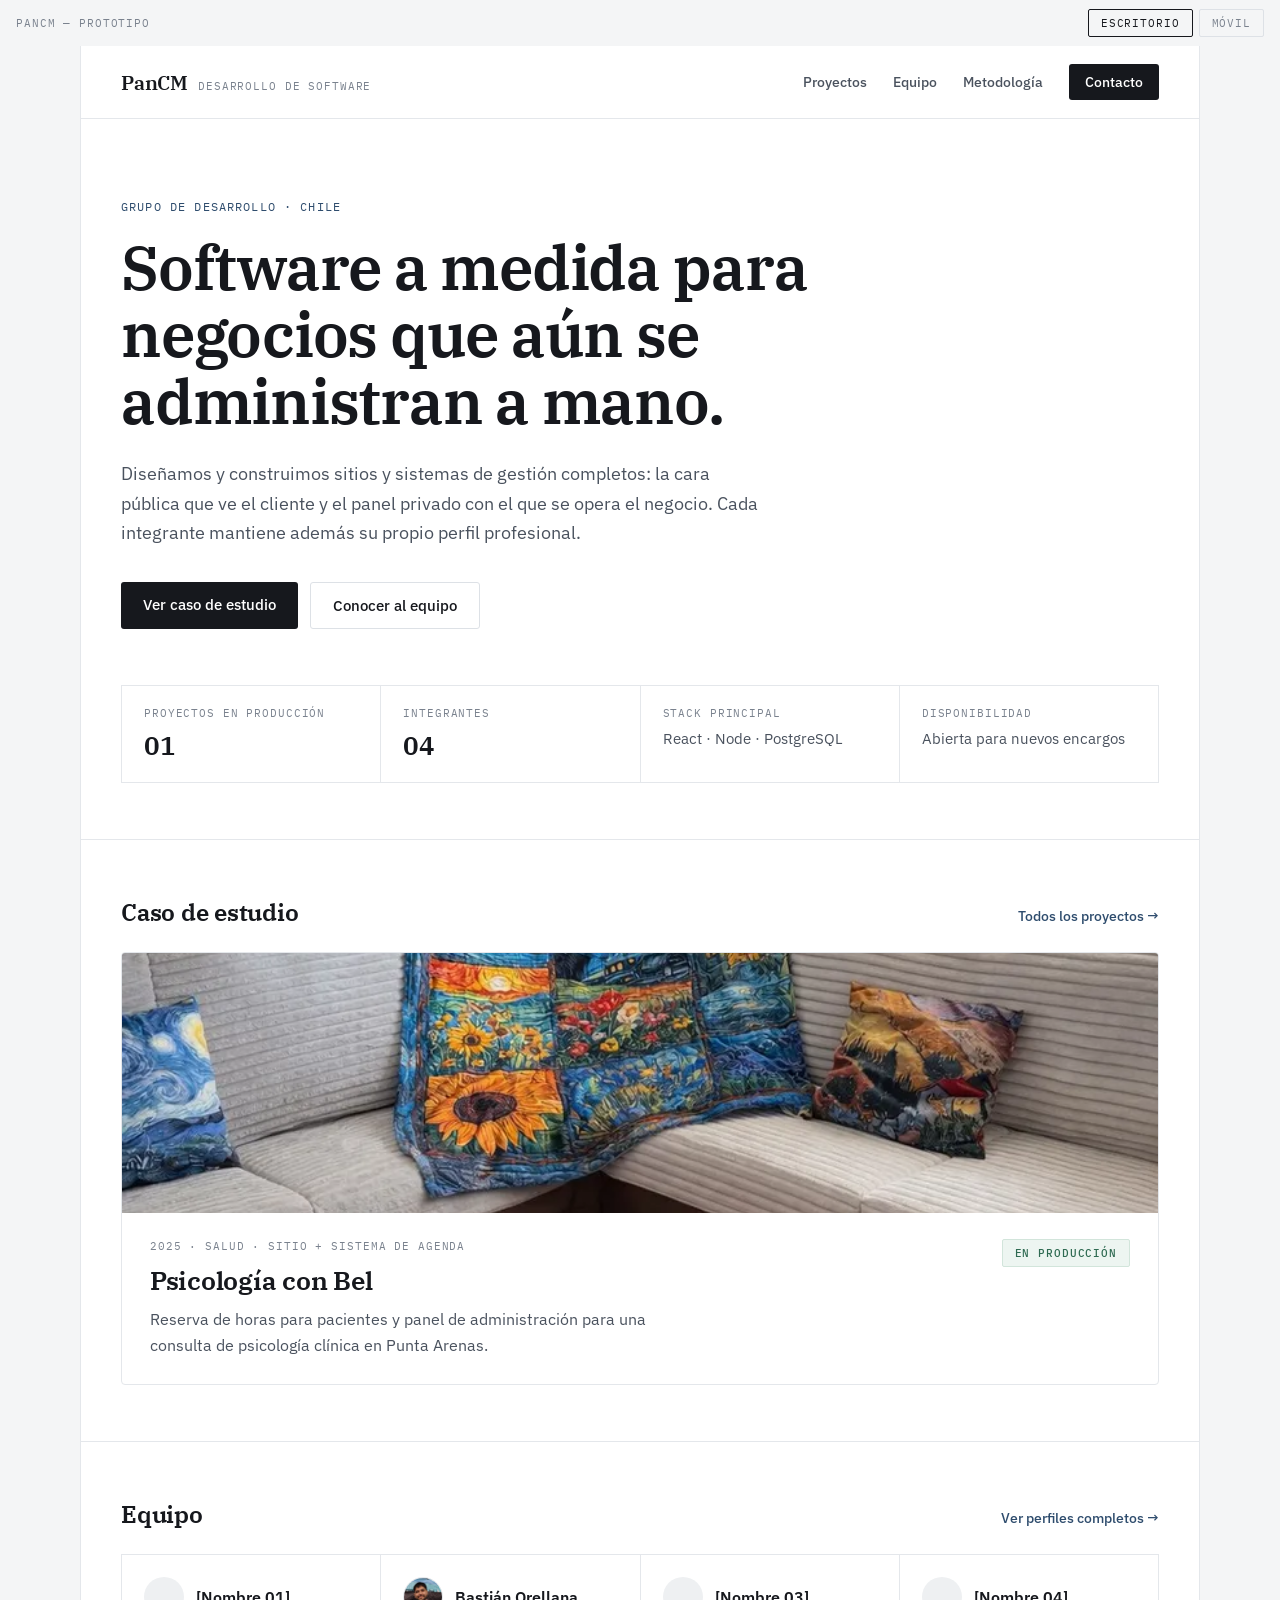
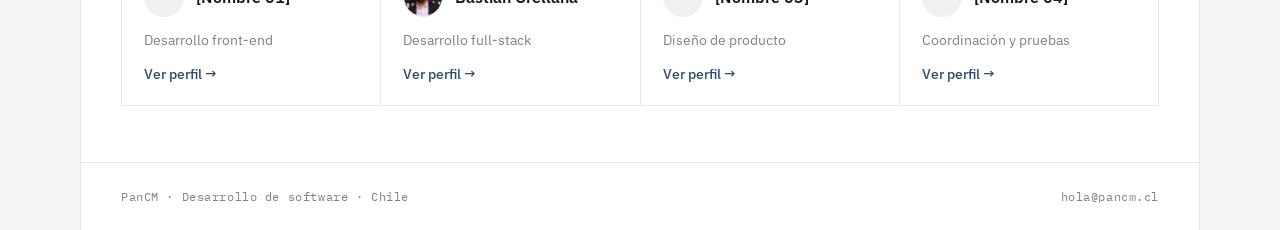
<file: index.html>
<!doctype html>
<html lang="es">
<head>
<meta charset="utf-8" />
<meta name="viewport" content="width=device-width, initial-scale=1" />
<title>PanCM — desarrollo de software</title>
<link rel="preconnect" href="https://fonts.googleapis.com" />
<link rel="preconnect" href="https://fonts.gstatic.com" crossorigin />
<link href="https://fonts.googleapis.com/css2?family=IBM+Plex+Serif:wght@500;600&family=IBM+Plex+Sans:wght@400;500;600&family=IBM+Plex+Mono:wght@400;500&display=swap" rel="stylesheet" />
<link rel="stylesheet" href="styles.css" />
</head>
<body>

  <div class="devicebar">
    <span>PanCM — prototipo</span>
    <div class="btns">
      <button data-device="desktop">Escritorio</button>
      <button data-device="mobile">Móvil</button>
    </div>
  </div>

  <div class="shell">
    <header class="site">
      <a href="index.html" class="logo">
        <span class="name">PanCM</span>
        <span class="tag">Desarrollo de software</span>
      </a>
      <nav class="main">
        <a href="proyectos.html">Proyectos</a>
        <a href="equipo.html">Equipo</a>
        <a href="nosotros.html">Metodología</a>
        <a href="contacto.html" class="cta">Contacto</a>
      </nav>
    </header>

    <main>
      <section style="padding:80px 40px 56px;border-bottom:1px solid var(--border)">
        <div class="eyebrow">Grupo de desarrollo · Chile</div>
        <h1>Software a medida para negocios que aún se administran a mano.</h1>
        <p class="lead">Diseñamos y construimos sitios y sistemas de gestión completos: la cara pública que ve el cliente y el panel privado con el que se opera el negocio. Cada integrante mantiene además su propio perfil profesional.</p>
        <div class="actions">
          <a href="proyecto.html" class="btn">Ver caso de estudio</a>
          <a href="equipo.html" class="btn-outline">Conocer al equipo</a>
        </div>
        <div class="stat-strip">
          <div class="cell">
            <div class="label">Proyectos en producción</div>
            <div class="value">01</div>
          </div>
          <div class="cell">
            <div class="label">Integrantes</div>
            <div class="value">04</div>
          </div>
          <div class="cell">
            <div class="label">Stack principal</div>
            <div class="value text">React · Node · PostgreSQL</div>
          </div>
          <div class="cell">
            <div class="label">Disponibilidad</div>
            <div class="value text">Abierta para nuevos encargos</div>
          </div>
        </div>
      </section>

      <section style="padding:56px 40px;border-bottom:1px solid var(--border)">
        <div class="section-head">
          <h2>Caso de estudio</h2>
          <a href="proyectos.html">Todos los proyectos →</a>
        </div>
        <a href="proyecto.html" class="case-feature">
          <img src="src/assets/consulta.webp" alt="Consulta de Psicología con Bel" onerror="this.style.background='#EEF0F2'" />
          <div class="body">
            <div class="info">
              <div class="meta">2025 · Salud · Sitio + sistema de agenda</div>
              <h3>Psicología con Bel</h3>
              <p>Reserva de horas para pacientes y panel de administración para una consulta de psicología clínica en Punta Arenas.</p>
            </div>
            <span class="status-pill">En producción</span>
          </div>
        </a>
      </section>

      <section style="padding:56px 40px">
        <div class="section-head">
          <h2>Equipo</h2>
          <a href="equipo.html">Ver perfiles completos →</a>
        </div>
        <div data-member-grid></div>
      </section>
    </main>

    <footer class="site">
      <span>PanCM · Desarrollo de software · Chile</span>
      <span>hola@pancm.cl</span>
    </footer>
  </div>

  <script src="main.js"></script>
</body>
</html>
</file>
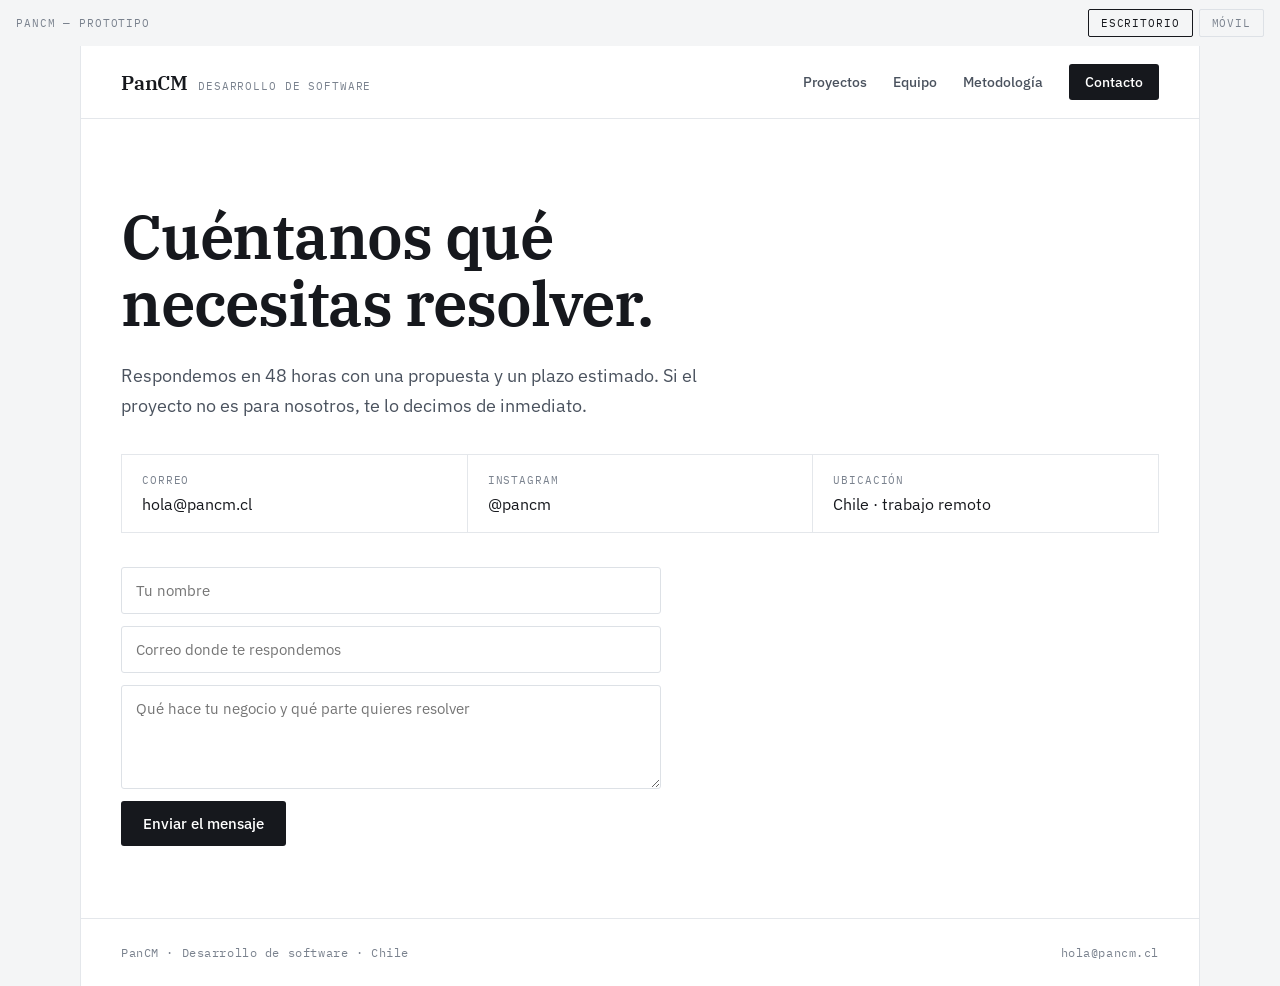
<file: contacto.html>
<!doctype html>
<html lang="es">
<head>
<meta charset="utf-8" />
<meta name="viewport" content="width=device-width, initial-scale=1" />
<title>Contacto — PanCM</title>
<link rel="preconnect" href="https://fonts.googleapis.com" />
<link rel="preconnect" href="https://fonts.gstatic.com" crossorigin />
<link href="https://fonts.googleapis.com/css2?family=IBM+Plex+Serif:wght@500;600&family=IBM+Plex+Sans:wght@400;500;600&family=IBM+Plex+Mono:wght@400;500&display=swap" rel="stylesheet" />
<link rel="stylesheet" href="styles.css" />
</head>
<body>

  <div class="devicebar">
    <span>PanCM — prototipo</span>
    <div class="btns">
      <button data-device="desktop">Escritorio</button>
      <button data-device="mobile">Móvil</button>
    </div>
  </div>

  <div class="shell">
    <header class="site">
      <a href="index.html" class="logo">
        <span class="name">PanCM</span>
        <span class="tag">Desarrollo de software</span>
      </a>
      <nav class="main">
        <a href="proyectos.html">Proyectos</a>
        <a href="equipo.html">Equipo</a>
        <a href="nosotros.html">Metodología</a>
        <a href="contacto.html" class="cta">Contacto</a>
      </nav>
    </header>

    <main>
      <section style="padding:64px 40px 72px">
        <h1 style="max-width:17ch">Cuéntanos qué necesitas resolver.</h1>
        <p class="lead" style="max-width:56ch">Respondemos en 48 horas con una propuesta y un plazo estimado. Si el proyecto no es para nosotros, te lo decimos de inmediato.</p>

        <div class="contact-grid">
          <div class="contact-box"><div class="label">Correo</div><div class="value">hola@pancm.cl</div></div>
          <div class="contact-box"><div class="label">Instagram</div><div class="value">@pancm</div></div>
          <div class="contact-box"><div class="label">Ubicación</div><div class="value">Chile · trabajo remoto</div></div>
        </div>

        <form class="contact-form" onsubmit="return false">
          <input placeholder="Tu nombre" />
          <input placeholder="Correo donde te respondemos" />
          <textarea placeholder="Qué hace tu negocio y qué parte quieres resolver" rows="4"></textarea>
          <button type="submit">Enviar el mensaje</button>
        </form>
      </section>
    </main>

    <footer class="site">
      <span>PanCM · Desarrollo de software · Chile</span>
      <span>hola@pancm.cl</span>
    </footer>
  </div>

  <script src="main.js"></script>
</body>
</html>
</file>
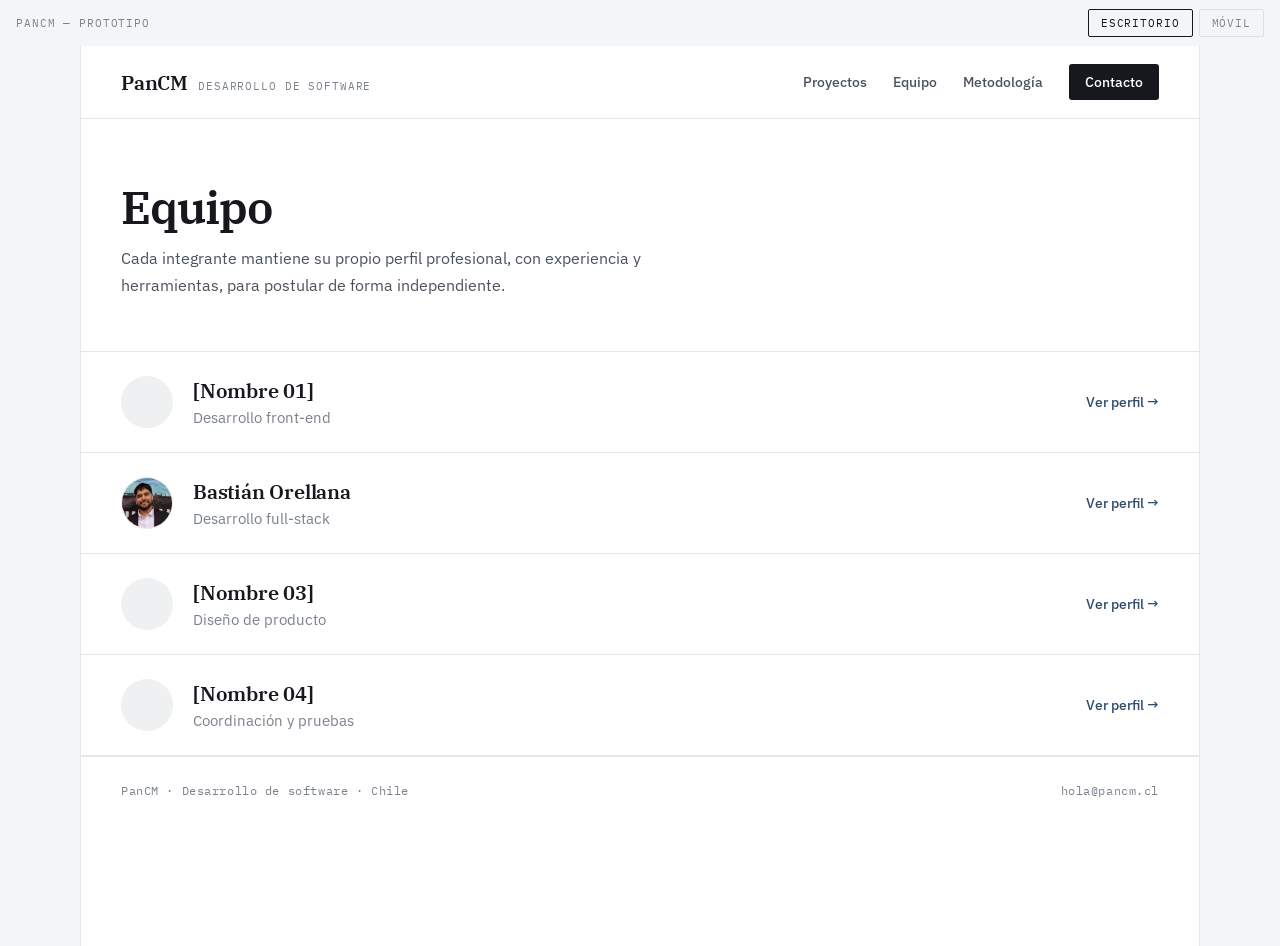
<file: equipo.html>
<!doctype html>
<html lang="es">
<head>
<meta charset="utf-8" />
<meta name="viewport" content="width=device-width, initial-scale=1" />
<title>Equipo — PanCM</title>
<link rel="preconnect" href="https://fonts.googleapis.com" />
<link rel="preconnect" href="https://fonts.gstatic.com" crossorigin />
<link href="https://fonts.googleapis.com/css2?family=IBM+Plex+Serif:wght@500;600&family=IBM+Plex+Sans:wght@400;500;600&family=IBM+Plex+Mono:wght@400;500&display=swap" rel="stylesheet" />
<link rel="stylesheet" href="styles.css" />
</head>
<body>

  <div class="devicebar">
    <span>PanCM — prototipo</span>
    <div class="btns">
      <button data-device="desktop">Escritorio</button>
      <button data-device="mobile">Móvil</button>
    </div>
  </div>

  <div class="shell">
    <header class="site">
      <a href="index.html" class="logo">
        <span class="name">PanCM</span>
        <span class="tag">Desarrollo de software</span>
      </a>
      <nav class="main">
        <a href="proyectos.html">Proyectos</a>
        <a href="equipo.html">Equipo</a>
        <a href="nosotros.html">Metodología</a>
        <a href="contacto.html" class="cta">Contacto</a>
      </nav>
    </header>

    <main>
      <section style="padding:64px 40px 28px;border-bottom:1px solid var(--border)">
        <h1 class="page-title">Equipo</h1>
        <p class="page-sub wide">Cada integrante mantiene su propio perfil profesional, con experiencia y herramientas, para postular de forma independiente.</p>
      </section>
      <section style="padding:0">
        <div data-team-list></div>
      </section>
    </main>

    <footer class="site">
      <span>PanCM · Desarrollo de software · Chile</span>
      <span>hola@pancm.cl</span>
    </footer>
  </div>

  <script src="main.js"></script>
</body>
</html>
</file>
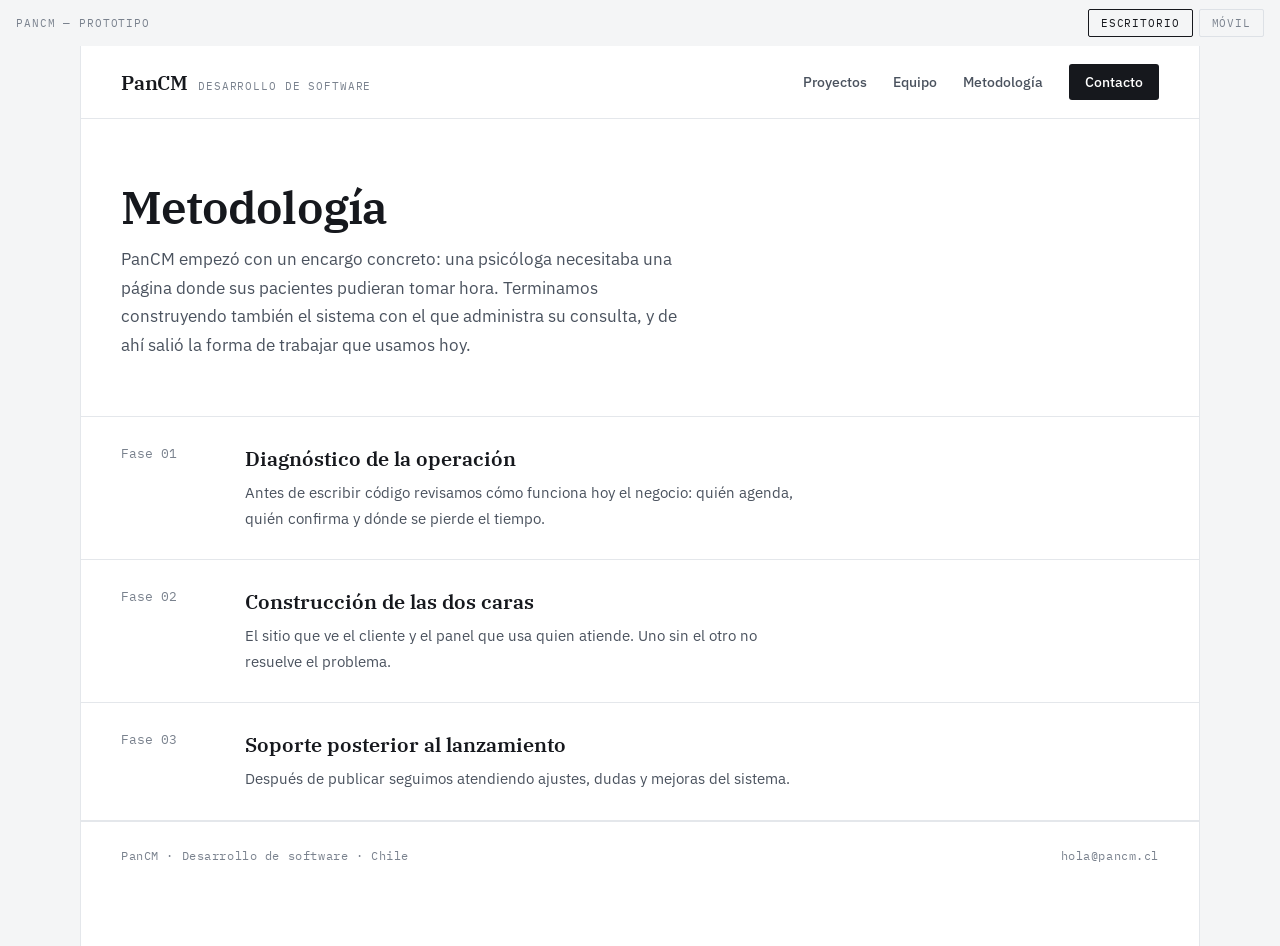
<file: nosotros.html>
<!doctype html>
<html lang="es">
<head>
<meta charset="utf-8" />
<meta name="viewport" content="width=device-width, initial-scale=1" />
<title>Metodología — PanCM</title>
<link rel="preconnect" href="https://fonts.googleapis.com" />
<link rel="preconnect" href="https://fonts.gstatic.com" crossorigin />
<link href="https://fonts.googleapis.com/css2?family=IBM+Plex+Serif:wght@500;600&family=IBM+Plex+Sans:wght@400;500;600&family=IBM+Plex+Mono:wght@400;500&display=swap" rel="stylesheet" />
<link rel="stylesheet" href="styles.css" />
</head>
<body>

  <div class="devicebar">
    <span>PanCM — prototipo</span>
    <div class="btns">
      <button data-device="desktop">Escritorio</button>
      <button data-device="mobile">Móvil</button>
    </div>
  </div>

  <div class="shell">
    <header class="site">
      <a href="index.html" class="logo">
        <span class="name">PanCM</span>
        <span class="tag">Desarrollo de software</span>
      </a>
      <nav class="main">
        <a href="proyectos.html">Proyectos</a>
        <a href="equipo.html">Equipo</a>
        <a href="nosotros.html">Metodología</a>
        <a href="contacto.html" class="cta">Contacto</a>
      </nav>
    </header>

    <main>
      <section style="padding:64px 40px 32px;border-bottom:1px solid var(--border)">
        <h1 class="page-title" style="max-width:18ch">Metodología</h1>
        <p class="page-sub wide" style="font-size:17px">PanCM empezó con un encargo concreto: una psicóloga necesitaba una página donde sus pacientes pudieran tomar hora. Terminamos construyendo también el sistema con el que administra su consulta, y de ahí salió la forma de trabajar que usamos hoy.</p>
      </section>
      <section style="padding:0">
        <div class="phase-row">
          <span class="fase">Fase 01</span>
          <span>
            <span class="titulo">Diagnóstico de la operación</span>
            <span class="detalle">Antes de escribir código revisamos cómo funciona hoy el negocio: quién agenda, quién confirma y dónde se pierde el tiempo.</span>
          </span>
        </div>
        <div class="phase-row">
          <span class="fase">Fase 02</span>
          <span>
            <span class="titulo">Construcción de las dos caras</span>
            <span class="detalle">El sitio que ve el cliente y el panel que usa quien atiende. Uno sin el otro no resuelve el problema.</span>
          </span>
        </div>
        <div class="phase-row">
          <span class="fase">Fase 03</span>
          <span>
            <span class="titulo">Soporte posterior al lanzamiento</span>
            <span class="detalle">Después de publicar seguimos atendiendo ajustes, dudas y mejoras del sistema.</span>
          </span>
        </div>
      </section>
    </main>

    <footer class="site">
      <span>PanCM · Desarrollo de software · Chile</span>
      <span>hola@pancm.cl</span>
    </footer>
  </div>

  <script src="main.js"></script>
</body>
</html>
</file>
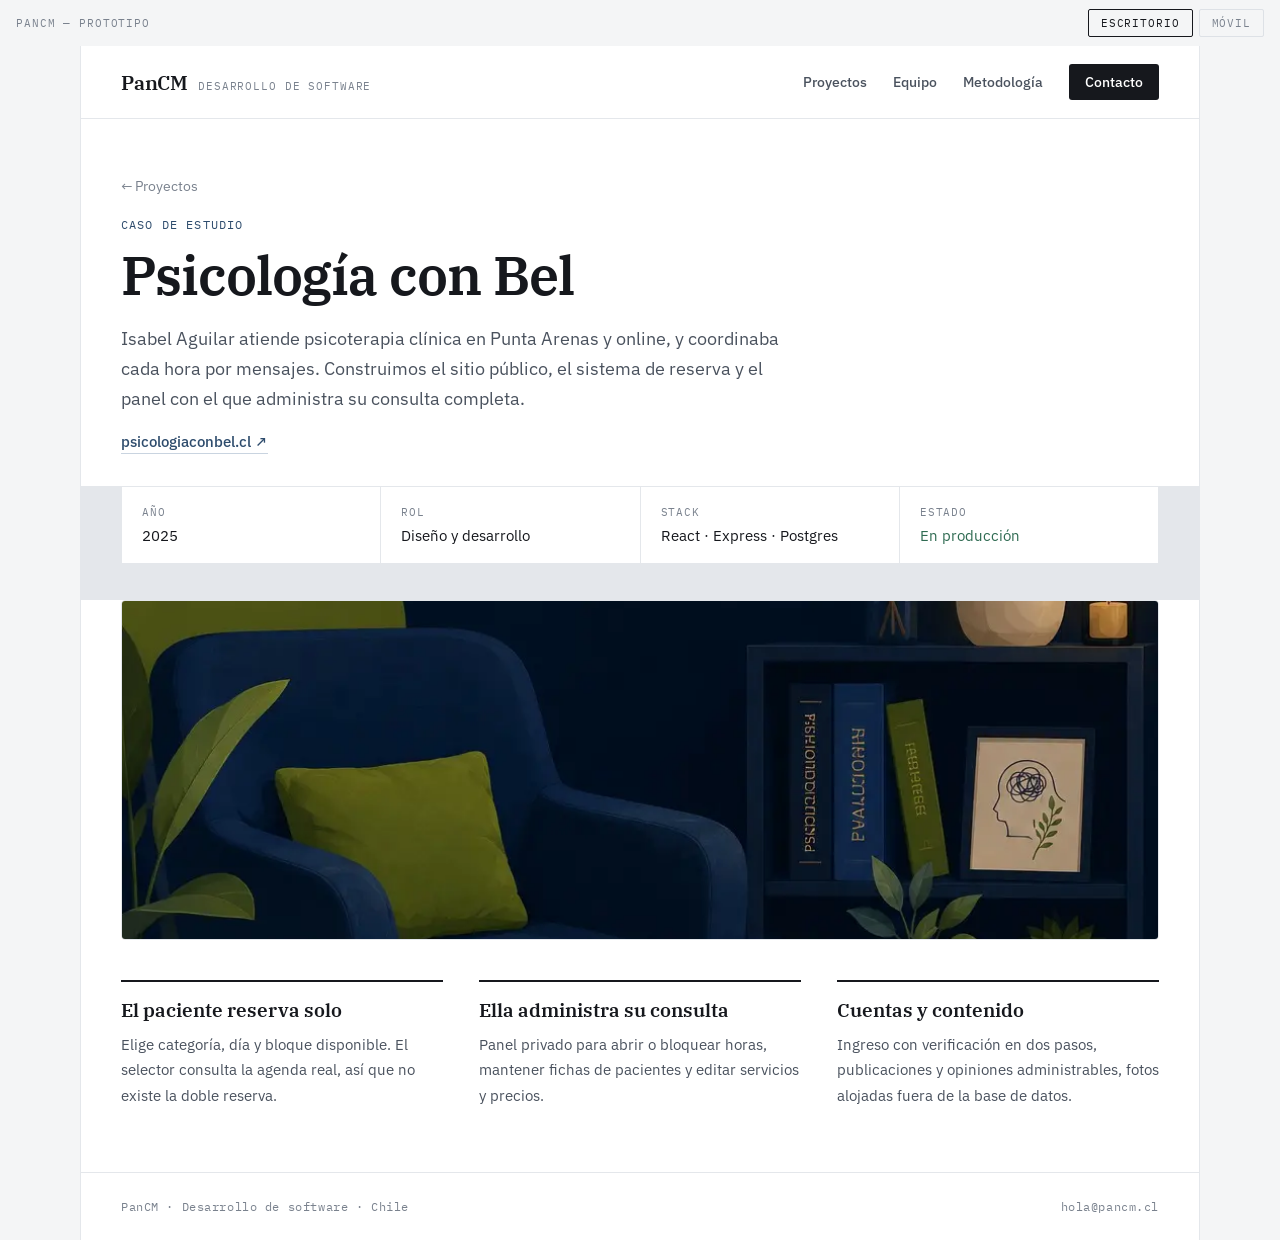
<file: proyecto.html>
<!doctype html>
<html lang="es">
<head>
<meta charset="utf-8" />
<meta name="viewport" content="width=device-width, initial-scale=1" />
<title>Psicología con Bel — PanCM</title>
<link rel="preconnect" href="https://fonts.googleapis.com" />
<link rel="preconnect" href="https://fonts.gstatic.com" crossorigin />
<link href="https://fonts.googleapis.com/css2?family=IBM+Plex+Serif:wght@500;600&family=IBM+Plex+Sans:wght@400;500;600&family=IBM+Plex+Mono:wght@400;500&display=swap" rel="stylesheet" />
<link rel="stylesheet" href="styles.css" />
</head>
<body>

  <div class="devicebar">
    <span>PanCM — prototipo</span>
    <div class="btns">
      <button data-device="desktop">Escritorio</button>
      <button data-device="mobile">Móvil</button>
    </div>
  </div>

  <div class="shell">
    <header class="site">
      <a href="index.html" class="logo">
        <span class="name">PanCM</span>
        <span class="tag">Desarrollo de software</span>
      </a>
      <nav class="main">
        <a href="proyectos.html">Proyectos</a>
        <a href="equipo.html">Equipo</a>
        <a href="nosotros.html">Metodología</a>
        <a href="contacto.html" class="cta">Contacto</a>
      </nav>
    </header>

    <main>
      <section style="padding:56px 40px 32px">
        <a href="proyectos.html" class="back-link">← Proyectos</a>
        <div class="eyebrow" style="margin-top:22px">Caso de estudio</div>
        <h1 class="case-hero-title">Psicología con Bel</h1>
        <p class="case-lead">Isabel Aguilar atiende psicoterapia clínica en Punta Arenas y online, y coordinaba cada hora por mensajes. Construimos el sitio público, el sistema de reserva y el panel con el que administra su consulta completa.</p>
        <a href="https://psicologiaconbel.cl/" target="_blank" rel="noopener noreferrer" class="case-url">psicologiaconbel.cl ↗</a>
      </section>

      <section class="stat-grid">
        <div class="stat-box"><div class="label">Año</div><div class="value">2025</div></div>
        <div class="stat-box"><div class="label">Rol</div><div class="value">Diseño y desarrollo</div></div>
        <div class="stat-box"><div class="label">Stack</div><div class="value">React · Express · Postgres</div></div>
        <div class="stat-box"><div class="label">Estado</div><div class="value green">En producción</div></div>
      </section>

      <section style="padding:0 40px 40px">
        <img class="hero-photo" src="src/assets/psicoterapia2.webp" alt="Sesión de psicoterapia" />
      </section>

      <section style="padding:0 40px 64px">
        <div class="feature-grid">
          <div>
            <h2>El paciente reserva solo</h2>
            <p>Elige categoría, día y bloque disponible. El selector consulta la agenda real, así que no existe la doble reserva.</p>
          </div>
          <div>
            <h2>Ella administra su consulta</h2>
            <p>Panel privado para abrir o bloquear horas, mantener fichas de pacientes y editar servicios y precios.</p>
          </div>
          <div>
            <h2>Cuentas y contenido</h2>
            <p>Ingreso con verificación en dos pasos, publicaciones y opiniones administrables, fotos alojadas fuera de la base de datos.</p>
          </div>
        </div>
      </section>
    </main>

    <footer class="site">
      <span>PanCM · Desarrollo de software · Chile</span>
      <span>hola@pancm.cl</span>
    </footer>
  </div>

  <script src="main.js"></script>
</body>
</html>
</file>
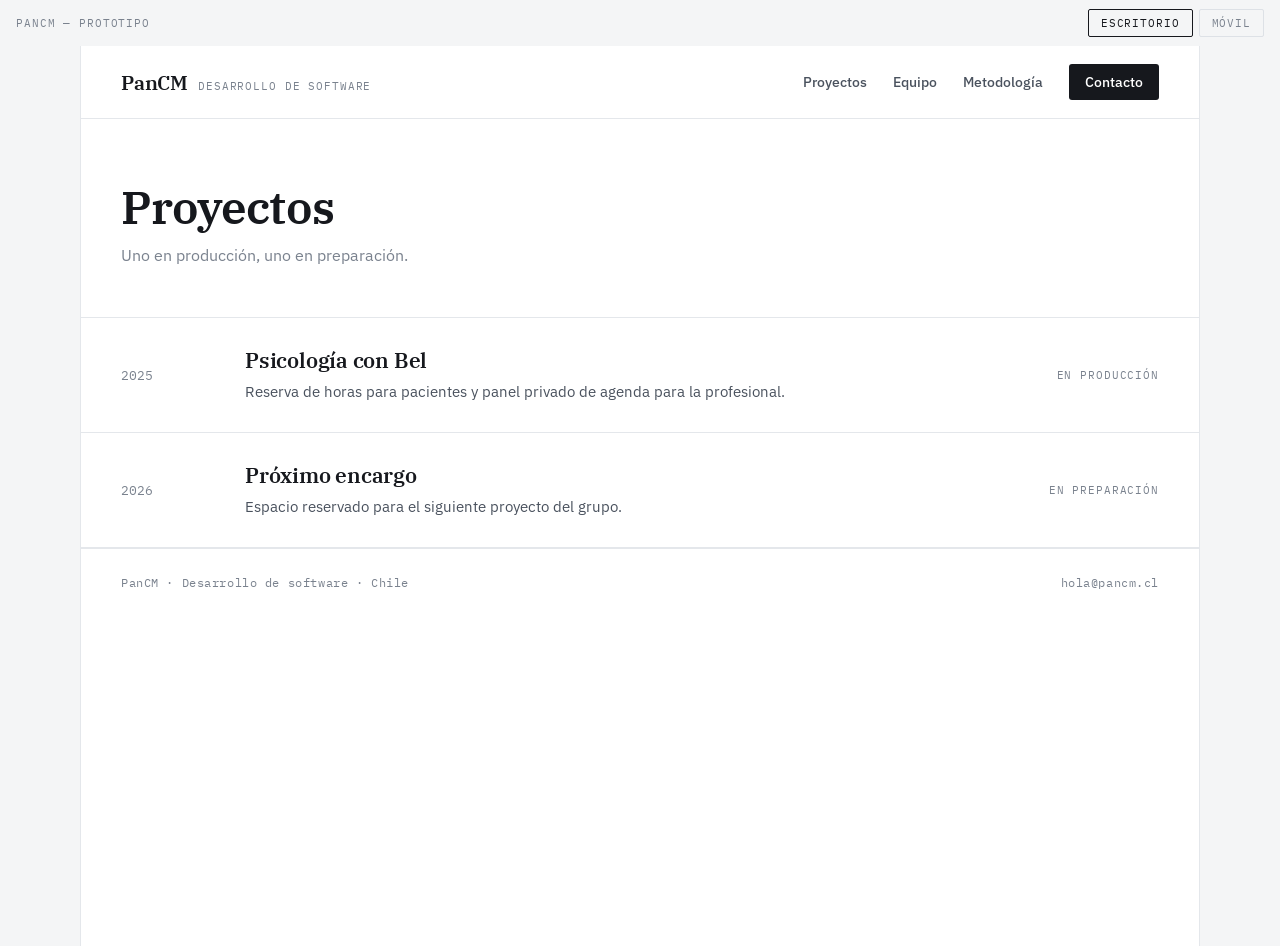
<file: proyectos.html>
<!doctype html>
<html lang="es">
<head>
<meta charset="utf-8" />
<meta name="viewport" content="width=device-width, initial-scale=1" />
<title>Proyectos — PanCM</title>
<link rel="preconnect" href="https://fonts.googleapis.com" />
<link rel="preconnect" href="https://fonts.gstatic.com" crossorigin />
<link href="https://fonts.googleapis.com/css2?family=IBM+Plex+Serif:wght@500;600&family=IBM+Plex+Sans:wght@400;500;600&family=IBM+Plex+Mono:wght@400;500&display=swap" rel="stylesheet" />
<link rel="stylesheet" href="styles.css" />
</head>
<body>

  <div class="devicebar">
    <span>PanCM — prototipo</span>
    <div class="btns">
      <button data-device="desktop">Escritorio</button>
      <button data-device="mobile">Móvil</button>
    </div>
  </div>

  <div class="shell">
    <header class="site">
      <a href="index.html" class="logo">
        <span class="name">PanCM</span>
        <span class="tag">Desarrollo de software</span>
      </a>
      <nav class="main">
        <a href="proyectos.html">Proyectos</a>
        <a href="equipo.html">Equipo</a>
        <a href="nosotros.html">Metodología</a>
        <a href="contacto.html" class="cta">Contacto</a>
      </nav>
    </header>

    <main>
      <section style="padding:64px 40px 28px;border-bottom:1px solid var(--border)">
        <h1 class="page-title">Proyectos</h1>
        <p class="page-sub">Uno en producción, uno en preparación.</p>
      </section>
      <section style="padding:0">
        <div data-project-list></div>
      </section>
    </main>

    <footer class="site">
      <span>PanCM · Desarrollo de software · Chile</span>
      <span>hola@pancm.cl</span>
    </footer>
  </div>

  <script src="main.js"></script>
</body>
</html>
</file>
<file: styles.css>
* { box-sizing: border-box; }

:root {
  --bg: #F4F5F6;
  --shell: #FFFFFF;
  --card: #FFFFFF;
  --ink: #16181D;
  --ink-soft: #4A525E;
  --muted: #7A828E;
  --border: #E4E7EB;
  --border-strong: #DDE1E6;
  --accent: #2E4C6D;
  --green: #2F6B52;
  --green-bg: #EDF5F1;
  --green-border: #D2E5DB;
}

body {
  margin: 0;
  background: var(--bg);
  font-family: 'IBM Plex Sans', sans-serif;
  color: var(--ink);
  -webkit-font-smoothing: antialiased;
  display: flex;
  flex-direction: column;
  align-items: center;
}

a { color: var(--ink); text-decoration: none; }
a:hover { color: var(--accent); }
:focus-visible { outline: 2px solid var(--accent); outline-offset: 3px; }
::selection { background: var(--accent); color: #FFFFFF; }

@keyframes rise {
  from { opacity: 0; transform: translateY(10px); }
  to { opacity: 1; transform: translateY(0); }
}

@media (prefers-reduced-motion: reduce) {
  *, *::before, *::after {
    animation-duration: 0.001ms !important;
    animation-delay: 0ms !important;
    transition-duration: 0.001ms !important;
  }
}

/* Barra superior de modo escritorio/móvil */
.devicebar {
  width: 100%;
  display: flex;
  align-items: center;
  justify-content: space-between;
  gap: 16px;
  padding: 9px 16px;
  font-family: 'IBM Plex Mono', monospace;
  font-size: 11px;
  letter-spacing: 0.08em;
  text-transform: uppercase;
  color: var(--muted);
  background: var(--bg);
  position: sticky;
  top: 0;
  z-index: 30;
}

.devicebar .btns { display: flex; gap: 6px; }

.devicebar button {
  font: inherit;
  letter-spacing: inherit;
  text-transform: inherit;
  padding: 6px 12px;
  border: 1px solid var(--border-strong);
  background: transparent;
  color: var(--muted);
  cursor: pointer;
  border-radius: 2px;
}

.devicebar button:hover,
.devicebar button.active {
  border-color: var(--ink);
  color: var(--ink);
}

/* Shell principal */
.shell {
  width: 100%;
  max-width: 1120px;
  background: var(--shell);
  min-height: 100vh;
  position: relative;
  border-left: 1px solid var(--border);
  border-right: 1px solid var(--border);
  transition: max-width 0.2s ease;
}

.shell.mobile { max-width: 412px; }

main { animation: rise 0.4s ease-out both; }

/* Header */
header.site {
  position: sticky;
  top: 37px;
  z-index: 20;
  display: flex;
  flex-wrap: wrap;
  align-items: center;
  justify-content: space-between;
  gap: 12px 32px;
  padding: 18px 40px;
  background: rgba(255,255,255,0.94);
  backdrop-filter: blur(8px);
  border-bottom: 1px solid var(--border);
}

.logo { display: flex; align-items: baseline; gap: 10px; }

.logo .name {
  font-family: 'IBM Plex Serif', serif;
  font-size: 20px;
  font-weight: 600;
  letter-spacing: -0.01em;
  color: var(--ink);
}

.logo .tag {
  font-family: 'IBM Plex Mono', monospace;
  font-size: 11px;
  letter-spacing: 0.08em;
  text-transform: uppercase;
  color: var(--muted);
}

nav.main { display: flex; flex-wrap: wrap; align-items: center; gap: 26px; }

nav.main a {
  font-size: 14px;
  font-weight: 500;
  color: var(--ink-soft);
}

nav.main a:hover { color: var(--ink); }

nav.main a.cta {
  padding: 9px 16px;
  background: var(--ink);
  color: #FFFFFF;
  border-radius: 3px;
}

nav.main a.cta:hover { background: var(--accent); color: #FFFFFF; }

/* Secciones genéricas */
main section { padding: 0 40px; }

.eyebrow {
  font-family: 'IBM Plex Mono', monospace;
  font-size: 11.5px;
  letter-spacing: 0.1em;
  text-transform: uppercase;
  color: var(--accent);
}

h1 {
  margin: 20px 0 0;
  font-family: 'IBM Plex Serif', serif;
  font-size: clamp(36px, 5.6vw, 62px);
  line-height: 1.08;
  letter-spacing: -0.02em;
  font-weight: 600;
  max-width: 19ch;
  text-wrap: balance;
}

.lead {
  margin: 24px 0 0;
  max-width: 58ch;
  font-size: 17.5px;
  line-height: 1.7;
  color: var(--ink-soft);
  text-wrap: pretty;
}

.actions {
  display: flex;
  flex-wrap: wrap;
  gap: 12px;
  margin-top: 34px;
}

.btn {
  font-weight: 500;
  font-size: 15px;
  padding: 13px 22px;
  background: var(--ink);
  color: #FFFFFF;
  border-radius: 3px;
  display: inline-block;
  border: none;
  cursor: pointer;
  font-family: inherit;
}

.btn:hover { background: var(--accent); color: #FFFFFF; }

.btn-outline {
  font-weight: 500;
  font-size: 15px;
  padding: 13px 22px;
  border: 1px solid var(--border-strong);
  border-radius: 3px;
  color: var(--ink);
  display: inline-block;
  font-family: inherit;
  background: transparent;
}

.btn-outline:hover { border-color: var(--ink); color: var(--ink); }

/* Grid de stats (fichas 1px sobre fondo borde) */
.stat-strip {
  display: grid;
  grid-template-columns: repeat(auto-fit, minmax(160px, 1fr));
  gap: 1px;
  margin-top: 56px;
  background: var(--border);
  border: 1px solid var(--border);
}

.stat-strip .cell { background: var(--card); padding: 20px 22px; }

.stat-strip .label,
.stat-box .label,
.contact-box .label {
  font-family: 'IBM Plex Mono', monospace;
  font-size: 11px;
  letter-spacing: 0.08em;
  text-transform: uppercase;
  color: var(--muted);
}

.stat-strip .value {
  margin-top: 8px;
  font-family: 'IBM Plex Serif', serif;
  font-size: 26px;
  font-weight: 600;
}

.stat-strip .value.text { font-family: 'IBM Plex Sans', sans-serif; font-size: 15px; line-height: 1.4; font-weight: 400; color: var(--ink-soft); }

/* Encabezado de sección con enlace "ver todos" */
.section-head {
  display: flex;
  flex-wrap: wrap;
  gap: 12px;
  align-items: baseline;
  justify-content: space-between;
  margin-bottom: 24px;
}

.section-head h2 {
  margin: 0;
  font-family: 'IBM Plex Serif', serif;
  font-size: 24px;
  font-weight: 600;
  letter-spacing: -0.01em;
}

.section-head a {
  font-size: 14px;
  font-weight: 500;
  color: var(--accent);
}

/* Tarjeta de caso destacado (home) */
.case-feature {
  display: block;
  border: 1px solid var(--border);
  border-radius: 4px;
  overflow: hidden;
  transition: border-color 0.18s ease, box-shadow 0.18s ease;
}

.case-feature:hover {
  border-color: var(--ink);
  box-shadow: 0 8px 28px rgba(22,24,29,0.07);
}

.case-feature img {
  display: block;
  width: 100%;
  height: 260px;
  object-fit: cover;
}

.case-feature .body {
  padding: 26px 28px;
  display: flex;
  flex-wrap: wrap;
  gap: 20px;
  justify-content: space-between;
  align-items: flex-start;
}

.case-feature .meta {
  font-family: 'IBM Plex Mono', monospace;
  font-size: 11px;
  letter-spacing: 0.08em;
  text-transform: uppercase;
  color: var(--muted);
}

.case-feature .info { max-width: 56ch; }

.case-feature h3 {
  margin: 10px 0 0;
  font-family: 'IBM Plex Serif', serif;
  font-size: 26px;
  font-weight: 600;
  letter-spacing: -0.01em;
}

.case-feature p {
  margin: 10px 0 0;
  font-size: 15.5px;
  line-height: 1.65;
  color: var(--ink-soft);
  text-wrap: pretty;
}

.status-pill {
  flex: none;
  font-family: 'IBM Plex Mono', monospace;
  font-size: 11px;
  font-weight: 500;
  letter-spacing: 0.08em;
  text-transform: uppercase;
  color: var(--green);
  background: var(--green-bg);
  border: 1px solid var(--green-border);
  padding: 6px 12px;
  border-radius: 2px;
}

/* Grid de miembros (home) */
.member-grid {
  display: grid;
  grid-template-columns: repeat(auto-fill, minmax(210px, 1fr));
  gap: 1px;
  background: var(--border);
  border: 1px solid var(--border);
}

.member-card {
  display: block;
  background: var(--card);
  padding: 22px;
  transition: background 0.16s ease;
}

.member-card:hover { background: #F7F8F9; }

.member-card .who { display: flex; align-items: center; gap: 12px; }

.member-card .avatar,
.member-card .pin {
  width: 40px;
  height: 40px;
  border-radius: 50%;
  object-fit: cover;
  flex: none;
  border: 1px solid var(--border);
}

.member-card .pin { background: #EEF0F2; border: none; }

.member-card .name { font-size: 15.5px; font-weight: 600; line-height: 1.25; }

.member-card .role { margin-top: 14px; font-size: 14px; color: var(--muted); }

.member-card .link { margin-top: 16px; font-size: 13.5px; font-weight: 500; color: var(--accent); }

/* Página listado de proyectos */
.page-title {
  margin: 0;
  font-family: 'IBM Plex Serif', serif;
  font-size: clamp(32px, 4.6vw, 46px);
  letter-spacing: -0.02em;
  font-weight: 600;
}

.page-sub { margin: 12px 0 24px; color: var(--muted); font-size: 15.5px; }
.page-sub.wide { max-width: 58ch; color: var(--ink-soft); line-height: 1.7; font-size: 16px; }

.list-row {
  display: grid;
  grid-template-columns: 100px 1fr auto;
  gap: 24px;
  align-items: center;
  padding: 28px 40px;
  border-bottom: 1px solid var(--border);
  transition: background 0.16s ease;
}

.list-row:hover { background: #F7F8F9; }

.list-row .anio { font-family: 'IBM Plex Mono', monospace; font-size: 12.5px; color: var(--muted); }

.list-row .nombre {
  display: block;
  font-family: 'IBM Plex Serif', serif;
  font-size: 21px;
  font-weight: 600;
  letter-spacing: -0.01em;
}

.list-row .resumen {
  display: block;
  margin-top: 6px;
  font-size: 15px;
  line-height: 1.6;
  color: var(--ink-soft);
  max-width: 62ch;
}

.list-row .estado {
  font-family: 'IBM Plex Mono', monospace;
  font-size: 11px;
  letter-spacing: 0.08em;
  text-transform: uppercase;
  color: var(--muted);
  white-space: nowrap;
}

/* Fila de equipo (listado) */
.team-row {
  display: grid;
  grid-template-columns: auto 1fr auto;
  gap: 20px;
  align-items: center;
  padding: 24px 40px;
  border-bottom: 1px solid var(--border);
  transition: background 0.16s ease;
}

.team-row:hover { background: #F7F8F9; }

.team-row .avatar,
.team-row .pin {
  width: 52px;
  height: 52px;
  border-radius: 50%;
  object-fit: cover;
  border: 1px solid var(--border);
}

.team-row .pin { background: #EEF0F2; border: none; }

.team-row .nombre {
  display: block;
  font-family: 'IBM Plex Serif', serif;
  font-size: 20px;
  font-weight: 600;
  letter-spacing: -0.01em;
}

.team-row .rol { display: block; margin-top: 4px; font-size: 14.5px; color: var(--muted); }

.team-row .link { font-size: 13.5px; font-weight: 500; color: var(--accent); white-space: nowrap; }

/* Página de caso individual */
.back-link { font-size: 14px; color: var(--muted); }
.back-link:hover { color: var(--accent); }

.case-hero-title {
  margin: 14px 0 0;
  font-family: 'IBM Plex Serif', serif;
  font-size: clamp(34px, 5.2vw, 54px);
  letter-spacing: -0.02em;
  font-weight: 600;
  line-height: 1.08;
}

.case-lead {
  margin: 20px 0 0;
  max-width: 62ch;
  font-size: 17.5px;
  line-height: 1.7;
  color: var(--ink-soft);
  text-wrap: pretty;
}

.case-url {
  display: inline-block;
  margin-top: 18px;
  font-size: 15px;
  font-weight: 500;
  color: var(--accent);
  border-bottom: 1px solid #C9D4E0;
  padding-bottom: 2px;
}

.stat-grid {
  padding: 0 40px 36px;
  display: grid;
  grid-template-columns: repeat(auto-fit, minmax(150px, 1fr));
  gap: 1px;
  background: var(--border);
  border: 1px solid var(--border);
}

.stat-box { background: var(--card); padding: 18px 20px; }
.stat-box .value { margin-top: 7px; font-size: 15px; }
.stat-box .value.green { color: var(--green); }

.hero-photo {
  display: block;
  width: 100%;
  height: 340px;
  object-fit: cover;
  border: 1px solid var(--border);
  border-radius: 4px;
}

.feature-grid {
  display: grid;
  grid-template-columns: repeat(auto-fit, minmax(250px, 1fr));
  gap: 36px;
}

.feature-grid > div { border-top: 2px solid var(--ink); padding-top: 16px; }

.feature-grid h2 {
  margin: 0 0 10px;
  font-family: 'IBM Plex Serif', serif;
  font-size: 19px;
  font-weight: 600;
}

.feature-grid p {
  margin: 0;
  color: var(--ink-soft);
  line-height: 1.7;
  font-size: 15px;
  text-wrap: pretty;
}

/* Perfil individual */
.profile-head {
  display: flex;
  flex-wrap: wrap;
  gap: 24px;
  justify-content: space-between;
  align-items: flex-end;
  margin-top: 24px;
}

.profile-head .who { display: flex; align-items: center; gap: 20px; }

.profile-avatar {
  width: 84px;
  height: 84px;
  border-radius: 50%;
  object-fit: cover;
  border: 1px solid var(--border);
  flex: none;
}

.profile-head h1 {
  margin: 0;
  font-family: 'IBM Plex Serif', serif;
  font-size: clamp(30px, 4.8vw, 48px);
  letter-spacing: -0.02em;
  font-weight: 600;
  line-height: 1.06;
  max-width: none;
}

.profile-role { margin: 8px 0 0; font-size: 15px; color: var(--muted); }

.profile-cta { display: flex; flex-wrap: wrap; gap: 8px; }

.profile-cta a {
  font-weight: 500;
  font-size: 14.5px;
  padding: 12px 18px;
  border-radius: 3px;
  font-family: inherit;
}

.profile-cta .primary { background: var(--ink); color: #FFFFFF; }
.profile-cta .primary:hover { background: var(--accent); color: #FFFFFF; }

.profile-cta .secondary { border: 1px solid var(--border-strong); color: var(--ink); }
.profile-cta .secondary:hover { border-color: var(--ink); }

.profile-bio {
  margin: 24px 0 0;
  max-width: 64ch;
  font-size: 17px;
  line-height: 1.7;
  color: var(--ink-soft);
  text-wrap: pretty;
}

.profile-grid {
  padding: 40px;
  display: grid;
  grid-template-columns: repeat(auto-fit, minmax(280px, 1fr));
  gap: 40px;
}

.panel-label {
  font-family: 'IBM Plex Mono', monospace;
  font-size: 11px;
  font-weight: 500;
  letter-spacing: 0.1em;
  text-transform: uppercase;
  color: var(--muted);
  padding-bottom: 12px;
  border-bottom: 2px solid var(--ink);
}

.panel-label.spaced { margin-top: 32px; }

.exp-row {
  display: grid;
  grid-template-columns: 110px 1fr;
  gap: 16px;
  padding: 16px 0;
  border-bottom: 1px solid var(--border);
}

.exp-row .year { font-family: 'IBM Plex Mono', monospace; font-size: 12.5px; color: var(--muted); }
.exp-row .titulo { display: block; font-size: 15.5px; font-weight: 600; }
.exp-row .detalle { display: block; margin-top: 5px; font-size: 14.5px; color: var(--ink-soft); line-height: 1.6; }

.stack-tags { display: flex; flex-wrap: wrap; gap: 8px; margin-top: 16px; }

.stack-tags span {
  font-family: 'IBM Plex Mono', monospace;
  font-size: 12.5px;
  padding: 6px 11px;
  background: var(--bg);
  border: 1px solid var(--border);
  border-radius: 2px;
  color: var(--ink-soft);
}

.datos-list { margin-top: 14px; font-size: 15px; line-height: 1.9; color: var(--ink-soft); }

.linkedin-link {
  display: inline-block;
  margin-top: 10px;
  font-size: 15px;
  font-weight: 500;
  color: var(--accent);
  border-bottom: 1px solid #C9D4E0;
  padding-bottom: 2px;
}

.what-did {
  display: flex;
  flex-wrap: wrap;
  gap: 16px;
  justify-content: space-between;
  align-items: center;
  padding: 22px 0;
  border-bottom: 1px solid var(--border);
}

.what-did .title { display: block; font-family: 'IBM Plex Serif', serif; font-size: 19px; font-weight: 600; }
.what-did .aporte { display: block; margin-top: 5px; font-size: 14.5px; color: var(--ink-soft); line-height: 1.6; max-width: 64ch; }
.what-did .year { font-family: 'IBM Plex Mono', monospace; font-size: 12.5px; color: var(--muted); white-space: nowrap; }

/* Metodología (nosotros) */
.phase-row {
  display: grid;
  grid-template-columns: 100px 1fr;
  gap: 24px;
  padding: 28px 40px;
  border-bottom: 1px solid var(--border);
}

.phase-row .fase { font-family: 'IBM Plex Mono', monospace; font-size: 12.5px; color: var(--muted); }

.phase-row .titulo {
  display: block;
  font-family: 'IBM Plex Serif', serif;
  font-size: 20px;
  font-weight: 600;
}

.phase-row .detalle {
  display: block;
  margin-top: 8px;
  font-size: 15px;
  line-height: 1.7;
  color: var(--ink-soft);
  max-width: 62ch;
}

/* Contacto */
.contact-grid {
  display: grid;
  grid-template-columns: repeat(auto-fit, minmax(200px, 1fr));
  gap: 1px;
  margin-top: 34px;
  background: var(--border);
  border: 1px solid var(--border);
}

.contact-box { background: var(--card); padding: 18px 20px; }
.contact-box .value { margin-top: 7px; font-size: 15.5px; }

form.contact-form {
  margin-top: 34px;
  display: grid;
  gap: 12px;
  max-width: 540px;
}

form.contact-form input,
form.contact-form textarea {
  font-family: 'IBM Plex Sans', sans-serif;
  font-size: 15px;
  padding: 13px 14px;
  border: 1px solid var(--border-strong);
  background: var(--card);
  border-radius: 3px;
  color: var(--ink);
}

form.contact-form textarea { resize: vertical; }

form.contact-form input:focus,
form.contact-form textarea:focus {
  border-color: var(--accent);
  outline: none;
}

form.contact-form button {
  font-family: 'IBM Plex Sans', sans-serif;
  font-weight: 500;
  font-size: 15px;
  padding: 13px 22px;
  background: var(--ink);
  color: #FFFFFF;
  border: none;
  border-radius: 3px;
  cursor: pointer;
  justify-self: start;
}

form.contact-form button:hover { background: var(--accent); }

/* Footer */
footer.site {
  display: flex;
  flex-wrap: wrap;
  gap: 12px 24px;
  justify-content: space-between;
  align-items: center;
  padding: 26px 40px;
  border-top: 1px solid var(--border);
  font-family: 'IBM Plex Mono', monospace;
  font-size: 11.5px;
  letter-spacing: 0.05em;
  color: var(--muted);
}
</file>
